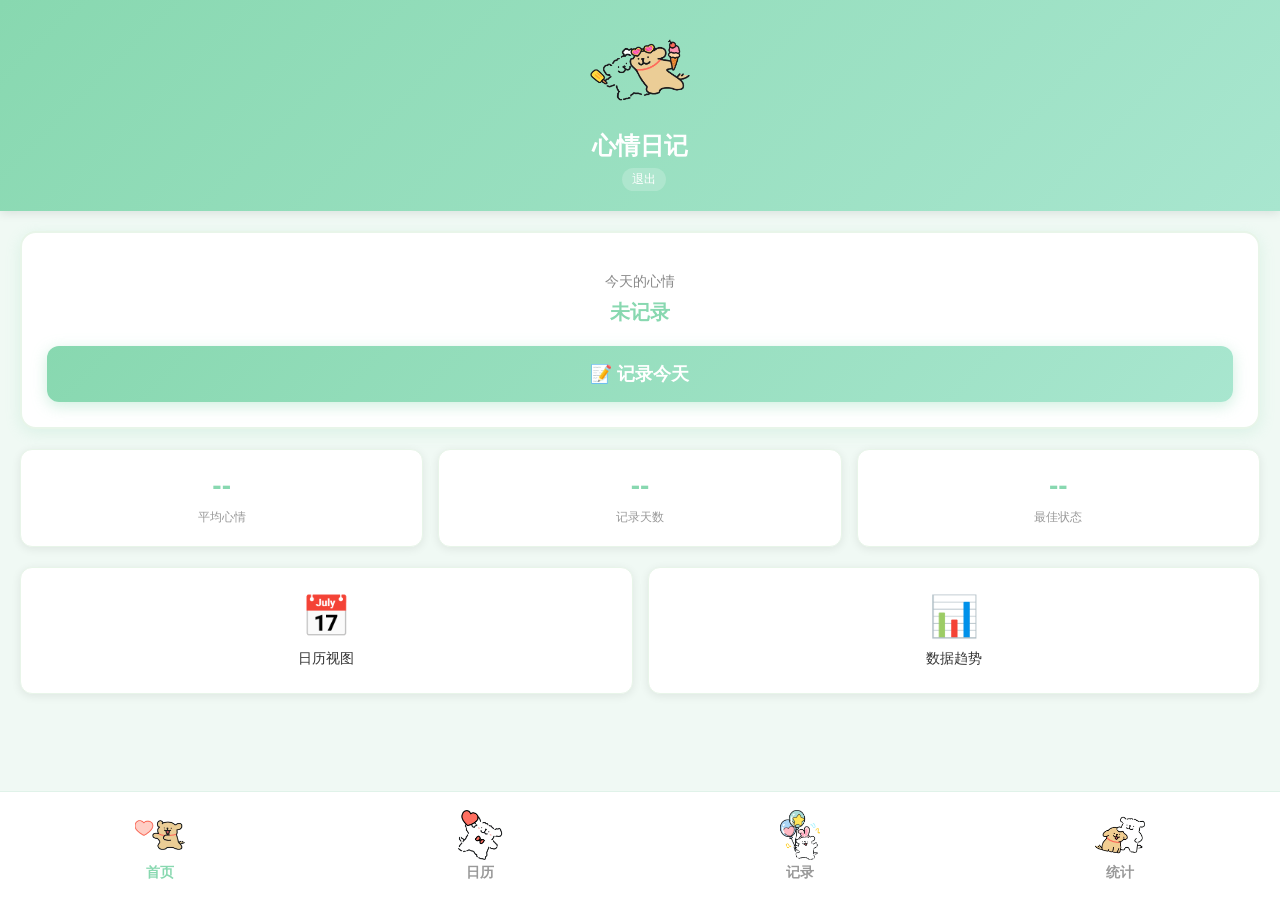
<file: index.html>
<!DOCTYPE html>
<html lang="zh-CN">
<head>
    <meta charset="UTF-8">
    <meta name="viewport" content="width=device-width, initial-scale=1.0, maximum-scale=1.0, user-scalable=no">
    <meta name="apple-mobile-web-app-capable" content="yes">
    <meta name="apple-mobile-web-app-status-bar-style" content="black-translucent">
    <title>心情日记</title>
    <link rel="stylesheet" href="style.css">
<style>
    .tab-icon-img, .header-logo {
        object-fit: contain;
    }
    .tab-icon-img {
        width: 50px;
        height: 50px;
    }
    .header-logo {
        width: 100px;
        height: 100px;
        margin-bottom: 10px;
    }
</style>
</head>
<body>
    <div class="app">
  <header class="header">
    <img src="images/logo.png" alt="Logo" class="header-logo">
    <h1>心情日记</h1>
    <div style="display:flex;gap:8px;margin-top:6px;justify-content:center;">
        <span id="headerUserName" style="font-size:12px;color:rgba(255,255,255,0.8);"></span>
        <button id="adminBtn" onclick="location.href='admin.html'" style="display:none;font-size:12px;background:rgba(255,255,255,0.25);border:none;color:white;border-radius:12px;padding:3px 10px;cursor:pointer;">家人监控</button>
        <button onclick="App.logout()" style="font-size:12px;background:rgba(255,255,255,0.2);border:none;color:white;border-radius:12px;padding:3px 10px;cursor:pointer;">退出</button>
    </div>
</header>
        
        <main class="content home-content">
            <div class="today-card">
                <div class="today-date" id="todayDate"></div>
                <div class="today-mood" id="todayMood">
                    <span class="mood-label">今天的心情</span>
                    <span class="mood-value">未记录</span>
                </div>
                <button class="record-btn" onclick="location.href='record.html'">
                    📝 记录今天
                </button>
            </div>
            
            <div class="quick-stats">
                <div class="stat-item">
                    <span class="stat-number" id="avgMood">--</span>
                    <span class="stat-label">平均心情</span>
                </div>
                <div class="stat-item">
                    <span class="stat-number" id="recordDays">--</span>
                    <span class="stat-label">记录天数</span>
                </div>
                <div class="stat-item">
                    <span class="stat-number" id="bestDay">--</span>
                    <span class="stat-label">最佳状态</span>
                </div>
            </div>
            
            <div class="feature-grid">
                <div class="feature-item" onclick="location.href='calendar.html'">
                    <span style="font-size: 40px;">📅</span>
                    <span>日历视图</span>
                </div>
                <div class="feature-item" onclick="location.href='stats.html'">
                    <span style="font-size: 40px;">📊</span>
                    <span>数据趋势</span>
                </div>
            </div>
        </main>
        
       <nav class="tab-bar">
    <div class="tab-item active" onclick="location.href='index.html'">
        <img src="images/home.png" alt="首页" class="tab-icon-img">
        <span class="tab-label">首页</span>
    </div>
    <div class="tab-item" onclick="location.href='calendar.html'">
        <img src="images/calendar.png" alt="日历" class="tab-icon-img">
        <span class="tab-label">日历</span>
    </div>
    <div class="tab-item" onclick="location.href='record.html'">
        <img src="images/record.png" alt="记录" class="tab-icon-img">
        <span class="tab-label">记录</span>
    </div>
    <div class="tab-item" onclick="location.href='stats.html'">
        <img src="images/stats.png" alt="统计" class="tab-icon-img">
        <span class="tab-label">统计</span>
    </div>
</nav>
    
    <script src="https://static.cloudbase.net/cloudbase-js-sdk/latest/cloudbase.full.js"></script>
    <script src="cloudbase-config.js"></script>
    <script src="app.js"></script>
</body>
</html>
</file>
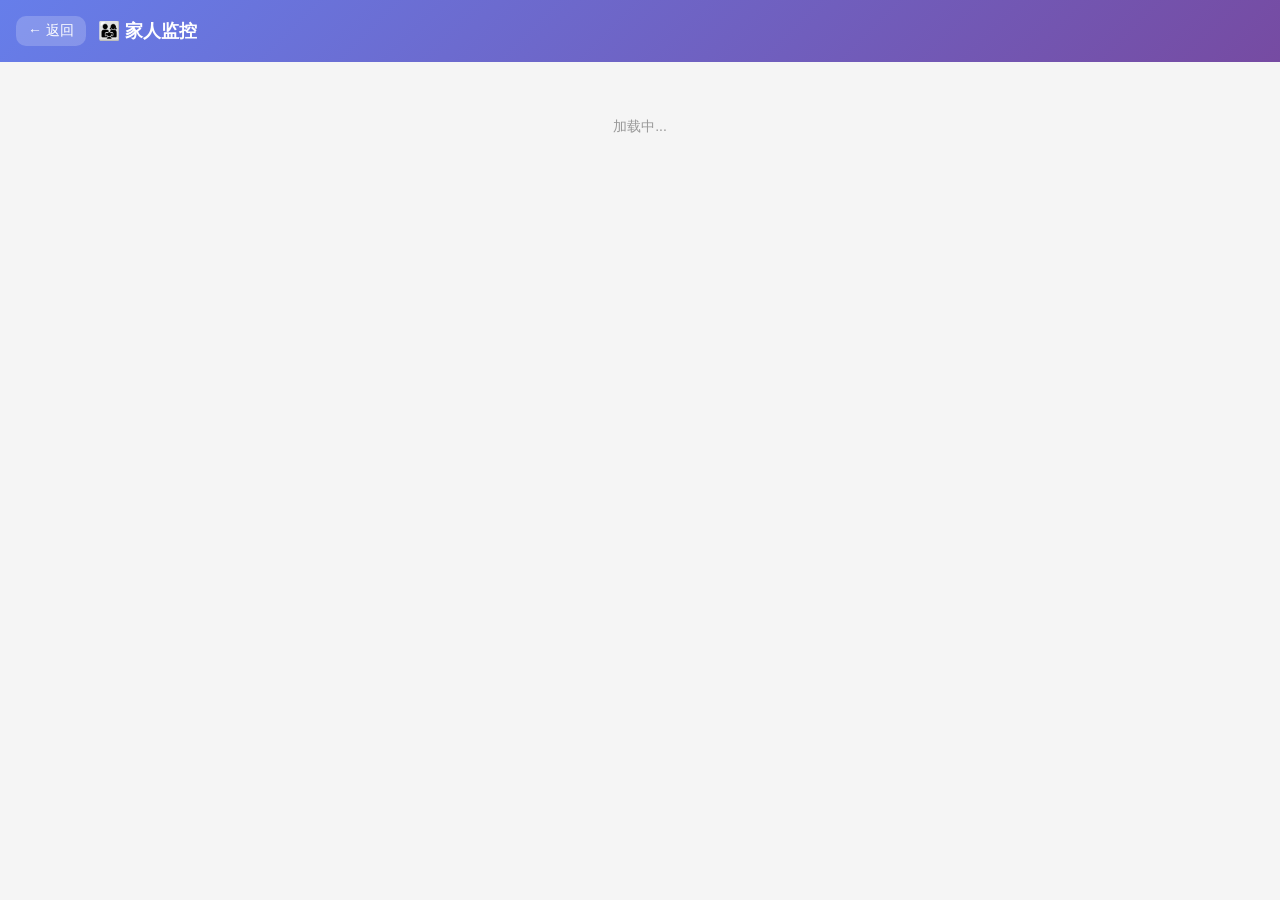
<file: admin.html>
<!DOCTYPE html>
<html lang="zh-CN">
<head>
    <meta charset="UTF-8">
    <meta name="viewport" content="width=device-width, initial-scale=1.0, maximum-scale=1.0, user-scalable=no">
    <meta name="apple-mobile-web-app-capable" content="yes">
    <title>家人监控 - 心情日记</title>
    <link rel="stylesheet" href="style.css">
    <style>
        .admin-header {
            background: linear-gradient(135deg, #667eea, #764ba2);
            padding: 16px;
            padding-top: max(16px, env(safe-area-inset-top));
            display: flex;
            align-items: center;
            gap: 12px;
        }
        .admin-header h1 {
            color: white;
            font-size: 18px;
            margin: 0;
            flex: 1;
        }
        .back-btn {
            background: rgba(255,255,255,0.2);
            border: none;
            color: white;
            padding: 6px 12px;
            border-radius: 10px;
            font-size: 14px;
            cursor: pointer;
        }
        .user-list {
            padding: 16px;
        }
        .user-card {
            background: white;
            border-radius: 16px;
            padding: 16px;
            margin-bottom: 12px;
            box-shadow: 0 2px 12px rgba(0,0,0,0.06);
            display: flex;
            align-items: center;
            gap: 12px;
            cursor: pointer;
            transition: transform 0.15s;
        }
        .user-card:active { transform: scale(0.98); }
        .user-avatar {
            width: 48px;
            height: 48px;
            background: linear-gradient(135deg, #667eea, #764ba2);
            border-radius: 50%;
            display: flex;
            align-items: center;
            justify-content: center;
            color: white;
            font-size: 20px;
            font-weight: 700;
            flex-shrink: 0;
        }
        .user-info { flex: 1; }
        .user-name {
            font-size: 16px;
            font-weight: 600;
            color: #333;
            margin-bottom: 3px;
        }
        .user-stats {
            font-size: 12px;
            color: #999;
        }
        .user-score {
            font-size: 22px;
            font-weight: 700;
            color: #667eea;
        }
        /* 详情面板 */
        .detail-panel {
            display: none;
            position: fixed;
            inset: 0;
            background: white;
            z-index: 100;
            flex-direction: column;
        }
        .detail-panel.show { display: flex; }
        .detail-header {
            background: linear-gradient(135deg, #667eea, #764ba2);
            padding: 16px;
            padding-top: max(16px, env(safe-area-inset-top));
            display: flex;
            align-items: center;
            gap: 12px;
        }
        .detail-header h2 { color: white; font-size: 18px; margin: 0; flex: 1; }
        .detail-content {
            flex: 1;
            overflow-y: auto;
            padding: 16px;
        }
        .record-item {
            background: #f8f8f8;
            border-radius: 12px;
            padding: 14px;
            margin-bottom: 10px;
        }
        .record-date {
            font-size: 13px;
            color: #999;
            margin-bottom: 6px;
        }
        .record-scores {
            display: flex;
            gap: 12px;
            flex-wrap: wrap;
        }
        .score-badge {
            background: white;
            border-radius: 8px;
            padding: 4px 10px;
            font-size: 12px;
            color: #555;
        }
        .score-badge span {
            font-weight: 700;
            color: #667eea;
        }
        .record-emotions {
            margin-top: 8px;
            font-size: 12px;
            color: #777;
        }
        .loading-tip {
            text-align: center;
            color: #999;
            padding: 40px;
            font-size: 14px;
        }
    </style>
</head>
<body>
    <div style="background:#f5f5f5;min-height:100vh;">
        <div class="admin-header">
            <button class="back-btn" onclick="location.href='index.html'">← 返回</button>
            <h1>👨‍👩‍👧 家人监控</h1>
        </div>

        <div class="user-list" id="userList">
            <div class="loading-tip">加载中...</div>
        </div>
    </div>

    <!-- 详情面板 -->
    <div class="detail-panel" id="detailPanel">
        <div class="detail-header">
            <button class="back-btn" onclick="closeDetail()">← 返回</button>
            <h2 id="detailName">详情</h2>
        </div>
        <div class="detail-content" id="detailContent">
            <div class="loading-tip">加载中...</div>
        </div>
    </div>

    <script src="https://static.cloudbase.net/cloudbase-js-sdk/latest/cloudbase.full.js"></script>
    <script src="cloudbase-config.js"></script>
    <script>
        (async () => {
            const loginState = await tcbAuth.getLoginState();
            if (!loginState) { window.location.href = 'login.html'; return; }
            const uid = loginState.user.uid;
            try {
                const profileRes = await tcbDb.collection('userList').doc(uid).get();
                if (!profileRes.data || !profileRes.data.isAdmin) {
                    document.getElementById('userList').innerHTML = '<div class="loading-tip">⚠️ 无权限访问此页面</div>';
                    return;
                }
            } catch(e) {
                document.getElementById('userList').innerHTML = '<div class="loading-tip">加载失败</div>';
                return;
            }
            loadUsers();
        })();

        async function loadUsers() {
            try {
                const res = await tcbDb.collection('userList').get();
                const listEl = document.getElementById('userList');
                listEl.innerHTML = '';
                if (!res.data || res.data.length === 0) {
                    listEl.innerHTML = '<div class="loading-tip">暂无家人数据</div>';
                    return;
                }
                for (const user of res.data) {
                    const uid = user._id;
                    let recordCount = 0;
                    let avgScore = '--';
                    try {
                        const recRes = await tcbDb.collection('moodRecords').where({ userId: uid }).get();
                        recordCount = recRes.data ? recRes.data.length : 0;
                        if (recordCount > 0) {
                            let total = 0;
                            recRes.data.forEach(r => { total += calcScore(r); });
                            avgScore = (total / recordCount).toFixed(1);
                        }
                    } catch(e) {}
                    const card = document.createElement('div');
                    card.className = 'user-card';
                    card.onclick = () => openDetail(uid, user.displayName);
                    card.innerHTML = `
                        <div class="user-avatar">${user.displayName ? user.displayName[0] : '?'}</div>
                        <div class="user-info">
                            <div class="user-name">${user.displayName || user.username}${user.isAdmin ? ' 👑' : ''}</div>
                            <div class="user-stats">记录 ${recordCount} 天</div>
                        </div>
                        <div class="user-score">${avgScore}</div>
                    `;
                    listEl.appendChild(card);
                }
            } catch(e) {
                document.getElementById('userList').innerHTML = '<div class="loading-tip">加载失败: ' + e.message + '</div>';
            }
        }

        async function openDetail(uid, name) {
            document.getElementById('detailName').textContent = name + ' 的记录';
            document.getElementById('detailContent').innerHTML = '<div class="loading-tip">加载中...</div>';
            document.getElementById('detailPanel').classList.add('show');
            try {
                const res = await tcbDb.collection('moodRecords')
                    .where({ userId: uid })
                    .orderBy('date', 'desc')
                    .limit(30).get();
                const content = document.getElementById('detailContent');
                if (!res.data || res.data.length === 0) {
                    content.innerHTML = '<div class="loading-tip">暂无记录</div>';
                    return;
                }
                content.innerHTML = '';
                res.data.forEach(r => {
                    const score = calcScore(r).toFixed(1);
                    const emotions = (r.emotions || []).join(' · ') || '未填写';
                    const item = document.createElement('div');
                    item.className = 'record-item';
                    item.innerHTML = `
                        <div class="record-date">${r.date || r._id}</div>
                        <div class="record-scores">
                            <div class="score-badge">综合 <span>${score}</span></div>
                            <div class="score-badge">心情 <span>${r.mood ?? '--'}</span></div>
                            <div class="score-badge">精力 <span>${r.energy ?? '--'}</span></div>
                            <div class="score-badge">睡眠 <span>${r.sleep?.duration ?? '--'}h</span></div>
                        </div>
                        <div class="record-emotions">情绪：${emotions}</div>
                        ${r.highlight ? `<div class="record-emotions" style="margin-top:4px;color:#555;">亮点：${r.highlight}</div>` : ''}
                    `;
                    content.appendChild(item);
                });
            } catch(e) {
                document.getElementById('detailContent').innerHTML = `<div class="loading-tip">加载失败：${e.message}</div>`;
            }
        }

        function closeDetail() {
            document.getElementById('detailPanel').classList.remove('show');
        }

        function calcScore(record) {
            const mood = record.mood !== undefined ? record.mood : 5;
            const energy = record.energy !== undefined ? record.energy : 5;
            const diffScore = record.sleep?.difficulty !== undefined ? [10, 6, 2][record.sleep.difficulty] : 7;
            const duration = record.sleep?.duration ?? 7;
            const durScore = duration === 0 ? 0 : Math.max(0, Math.min(10, 10 - Math.abs(duration - 7.5) * 1.2));
            const sleepScore = (diffScore + durScore) / 2;
            const d = record.desires;
            const desireAvg = d ? ((d.appetite ?? 0) + (d.motivation ?? 0) + (d.social ?? 0) + (d.physical ?? 0)) / 4 : 5;
            const symptomPenalty = (record.symptoms?.length || 0) * 0.5;
            const score = (mood + energy + sleepScore + desireAvg) / 4 - symptomPenalty;
            return Math.max(0, Math.min(10, score));
        }
    </script>
</body>
</html>
</file>
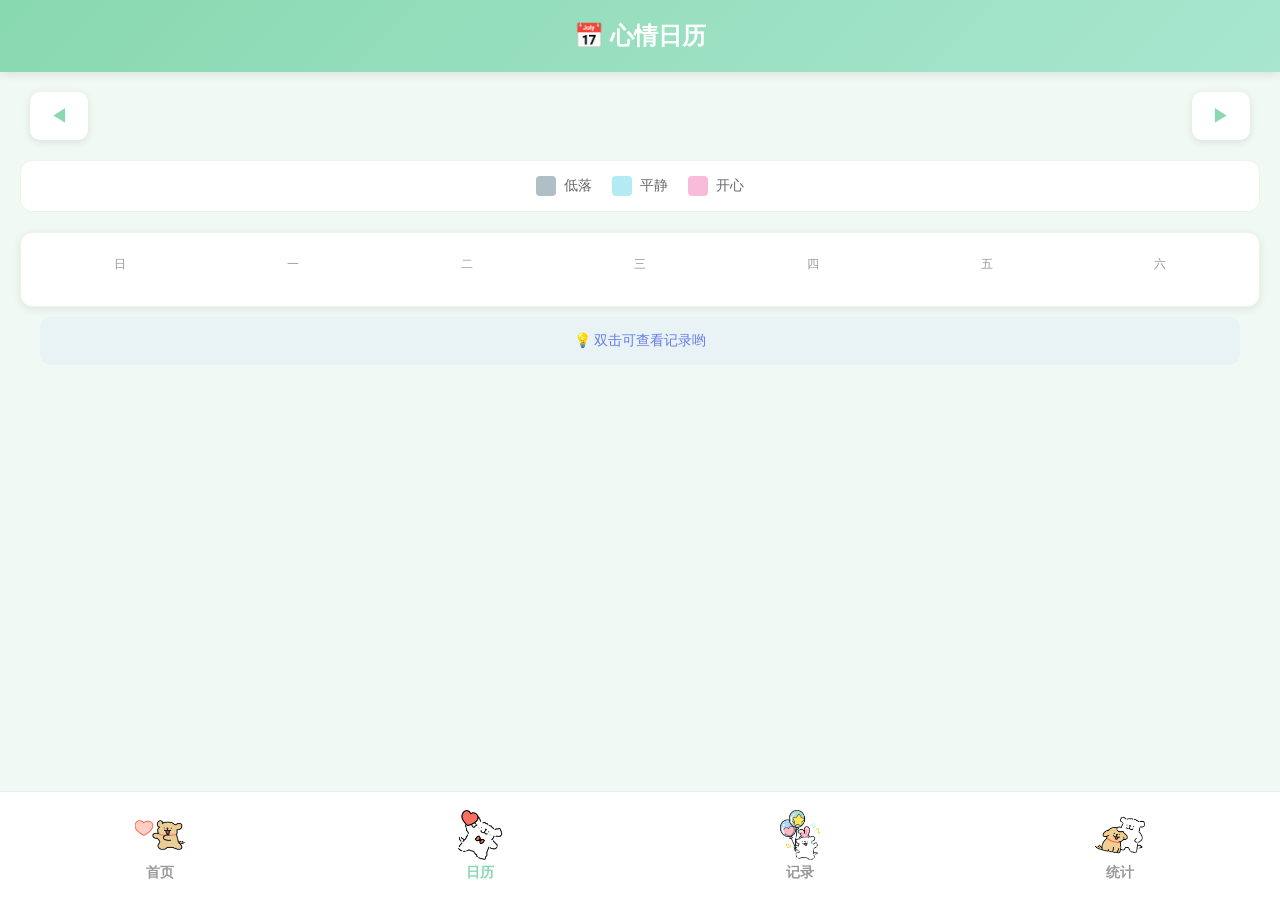
<file: calendar.html>
<!-- calendar.html -->
<!DOCTYPE html>
<html lang="zh-CN">
<head>
    <meta charset="UTF-8">
    <meta name="viewport" content="width=device-width, initial-scale=1.0, maximum-scale=1.0, user-scalable=no">
    <meta name="apple-mobile-web-app-capable" content="yes">
    <title>心情日历</title>
    <link rel="stylesheet" href="style.css">
<style>
    .tab-icon-img {
        width: 50px;
        height: 50px;
        object-fit: contain;
    }
</style>
</head>
<body>
    <div class="app">
        <header class="header">
            <h1>📅 心情日历</h1>
        </header>
        
        <main class="content calendar-content">
            <div class="calendar-nav">
                <button class="nav-btn" id="prevMonth">◀</button>
                <h2 class="month-title" id="monthTitle"></h2>
                <button class="nav-btn" id="nextMonth">▶</button>
            </div>
            
            <div class="legend">
                <div class="legend-item">
                    <span class="legend-color low"></span>
                    <span>低落</span>
                </div>
                <div class="legend-item">
                    <span class="legend-color calm"></span>
                    <span>平静</span>
                </div>
                <div class="legend-item">
                    <span class="legend-color happy"></span>
                    <span>开心</span>
                </div>
            </div>
            
            <div class="calendar-grid">
                <div class="weekday-row">
                    <div class="weekday">日</div>
                    <div class="weekday">一</div>
                    <div class="weekday">二</div>
                    <div class="weekday">三</div>
                    <div class="weekday">四</div>
                    <div class="weekday">五</div>
                    <div class="weekday">六</div>
                </div>
                <div class="days-grid" id="daysGrid"></div>
            </div>
            
            <div class="calendar-tip">
                💡 双击可查看记录哟
            </div>
        </main>
        
        <nav class="tab-bar">
    <div class="tab-item" onclick="location.href='index.html'">
        <img src="images/home.png" alt="首页" class="tab-icon-img">
        <span class="tab-label">首页</span>
    </div>
    <div class="tab-item active" onclick="location.href='calendar.html'">
        <img src="images/calendar.png" alt="日历" class="tab-icon-img">
        <span class="tab-label">日历</span>
    </div>
    <div class="tab-item" onclick="location.href='record.html'">
        <img src="images/record.png" alt="记录" class="tab-icon-img">
        <span class="tab-label">记录</span>
    </div>
    <div class="tab-item" onclick="location.href='stats.html'">
        <img src="images/stats.png" alt="统计" class="tab-icon-img">
        <span class="tab-label">统计</span>
    </div>
</nav>
    </div>
    
    <script src="https://static.cloudbase.net/cloudbase-js-sdk/latest/cloudbase.full.js"></script>
    <script src="cloudbase-config.js"></script>
    <script src="app.js"></script>
</body>
</html>
</file>
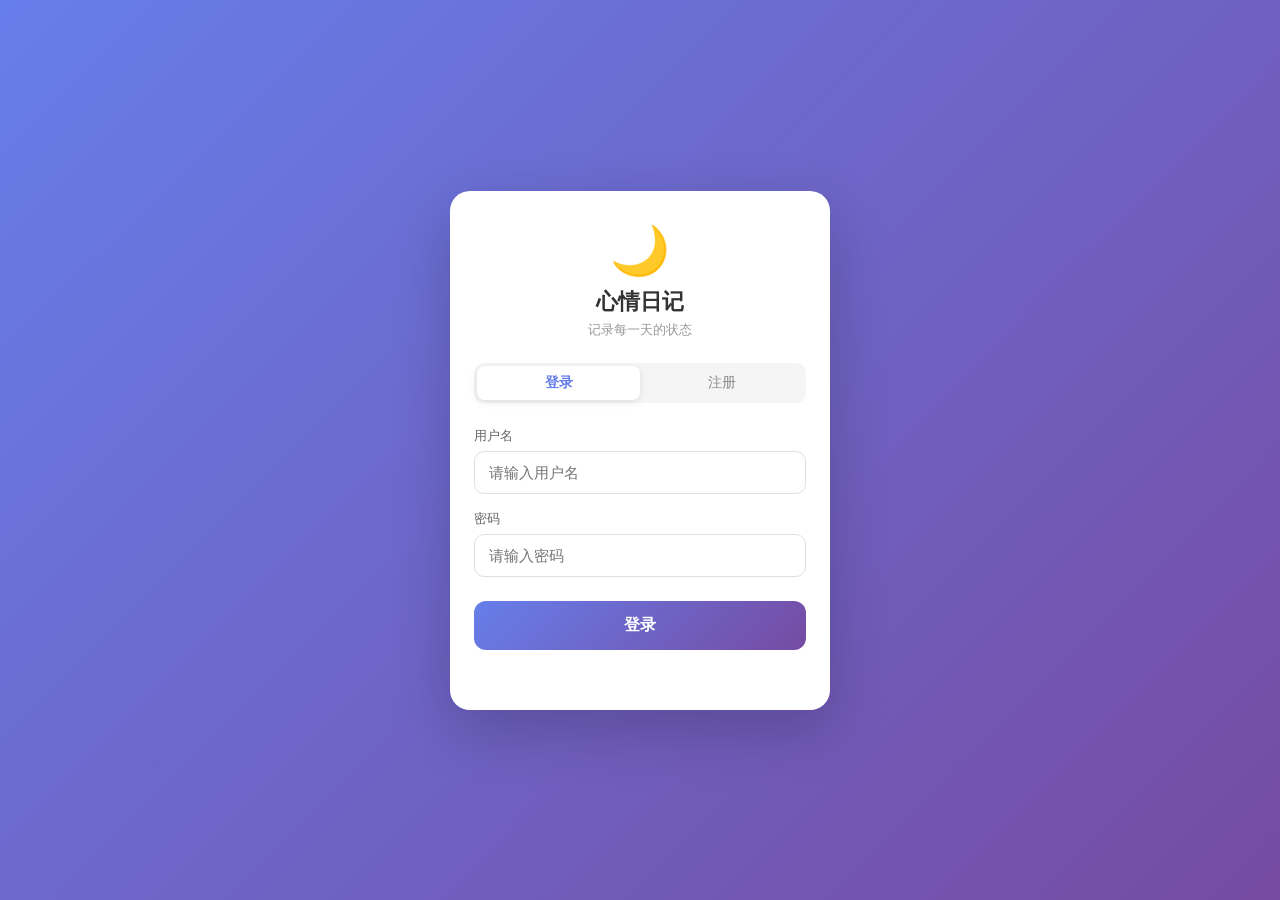
<file: login.html>
<!DOCTYPE html>
<html lang="zh-CN">
<head>
    <meta charset="UTF-8">
    <meta name="viewport" content="width=device-width, initial-scale=1.0, maximum-scale=1.0, user-scalable=no">
    <meta name="apple-mobile-web-app-capable" content="yes">
    <title>心情日记 - 登录</title>
    <link rel="stylesheet" href="style.css">
    <style>
        .login-container {
            min-height: 100vh;
            display: flex;
            flex-direction: column;
            align-items: center;
            justify-content: center;
            padding: 24px;
            background: linear-gradient(135deg, #667eea 0%, #764ba2 100%);
        }
        .login-card {
            background: white;
            border-radius: 20px;
            padding: 32px 24px;
            width: 100%;
            max-width: 380px;
            box-shadow: 0 20px 60px rgba(0,0,0,0.2);
        }
        .login-logo {
            text-align: center;
            margin-bottom: 24px;
        }
        .login-logo .logo-emoji {
            font-size: 48px;
            display: block;
            margin-bottom: 8px;
        }
        .login-logo h1 {
            font-size: 22px;
            font-weight: 700;
            color: #333;
            margin: 0;
        }
        .login-logo p {
            font-size: 13px;
            color: #999;
            margin: 4px 0 0;
        }
        .tab-switch {
            display: flex;
            background: #f5f5f5;
            border-radius: 10px;
            padding: 3px;
            margin-bottom: 24px;
        }
        .tab-switch button {
            flex: 1;
            border: none;
            background: transparent;
            padding: 8px;
            border-radius: 8px;
            font-size: 14px;
            color: #888;
            cursor: pointer;
            transition: all 0.2s;
        }
        .tab-switch button.active {
            background: white;
            color: #667eea;
            font-weight: 600;
            box-shadow: 0 2px 8px rgba(0,0,0,0.1);
        }
        .form-group {
            margin-bottom: 16px;
        }
        .form-group label {
            display: block;
            font-size: 13px;
            color: #666;
            margin-bottom: 6px;
            font-weight: 500;
        }
        .form-group input {
            width: 100%;
            padding: 12px 14px;
            border: 1.5px solid #e0e0e0;
            border-radius: 10px;
            font-size: 15px;
            outline: none;
            box-sizing: border-box;
            transition: border-color 0.2s;
        }
        .form-group input:focus {
            border-color: #667eea;
        }
        .btn-primary {
            width: 100%;
            padding: 14px;
            background: linear-gradient(135deg, #667eea, #764ba2);
            color: white;
            border: none;
            border-radius: 12px;
            font-size: 16px;
            font-weight: 600;
            cursor: pointer;
            margin-top: 8px;
            transition: opacity 0.2s;
        }
        .btn-primary:active { opacity: 0.85; }
        .error-msg {
            color: #e53935;
            font-size: 13px;
            margin-top: 10px;
            text-align: center;
            min-height: 18px;
        }
        .loading-overlay {
            display: none;
            position: fixed;
            inset: 0;
            background: rgba(255,255,255,0.7);
            align-items: center;
            justify-content: center;
            z-index: 999;
        }
        .loading-overlay.show { display: flex; }
        .spinner {
            width: 40px; height: 40px;
            border: 4px solid #e0e0e0;
            border-top-color: #667eea;
            border-radius: 50%;
            animation: spin 0.8s linear infinite;
        }
        @keyframes spin { to { transform: rotate(360deg); } }
    </style>
</head>
<body>
    <div class="loading-overlay" id="loadingOverlay">
        <div class="spinner"></div>
    </div>

    <div class="login-container">
        <div class="login-card">
            <div class="login-logo">
                <span class="logo-emoji">🌙</span>
                <h1>心情日记</h1>
                <p>记录每一天的状态</p>
            </div>

            <div class="tab-switch">
                <button class="active" id="tabLogin" onclick="switchTab('login')">登录</button>
                <button id="tabRegister" onclick="switchTab('register')">注册</button>
            </div>

            <!-- 登录表单 -->
            <div id="loginForm">
                <div class="form-group">
                    <label>用户名</label>
                    <input type="text" id="loginUsername" placeholder="请输入用户名">
                </div>
                <div class="form-group">
                    <label>密码</label>
                    <input type="password" id="loginPassword" placeholder="请输入密码">
                </div>
                <button class="btn-primary" onclick="doLogin()">登录</button>
            </div>

            <!-- 注册表单 -->
            <div id="registerForm" style="display:none">
                <div class="form-group">
                    <label>昵称（显示用）</label>
                    <input type="text" id="regName" placeholder="如：妈妈、小明">
                </div>
                <div class="form-group">
                    <label>用户名（登录用，字母数字）</label>
                    <input type="text" id="regUsername" placeholder="4-20位字母数字">
                </div>
                <div class="form-group">
                    <label>密码（至少8位含字母和数字）</label>
                    <input type="password" id="regPassword" placeholder="请设置密码">
                </div>
                <button class="btn-primary" onclick="doRegister()">注册并登录</button>
            </div>

            <div class="error-msg" id="errorMsg"></div>
        </div>
    </div>

    <script src="https://static.cloudbase.net/cloudbase-js-sdk/latest/cloudbase.full.js"></script>
    <script src="cloudbase-config.js"></script>
    <script>
        // 如果已登录直接跳转
        (async () => {
            const loginState = await tcbAuth.getLoginState();
            if (loginState) window.location.href = 'index.html';
        })();

        function switchTab(tab) {
            document.getElementById('loginForm').style.display = tab === 'login' ? 'block' : 'none';
            document.getElementById('registerForm').style.display = tab === 'register' ? 'block' : 'none';
            document.getElementById('tabLogin').classList.toggle('active', tab === 'login');
            document.getElementById('tabRegister').classList.toggle('active', tab === 'register');
            document.getElementById('errorMsg').textContent = '';
        }

        function showLoading(show) {
            document.getElementById('loadingOverlay').classList.toggle('show', show);
        }

        function showError(msg) {
            document.getElementById('errorMsg').textContent = msg;
        }

        async function doLogin() {
            const username = document.getElementById('loginUsername').value.trim();
            const password = document.getElementById('loginPassword').value;
            if (!username || !password) { showError('请填写用户名和密码'); return; }
            showLoading(true);
            try {
               await tcbAuth.signIn({ username, password });
                window.location.href = 'index.html';
            } catch(e) {
                showLoading(false);
                const msg = e.message || '';
                if (msg.includes('not found') || msg.includes('invalid')) showError('用户名或密码错误');
                else showError('登录失败：' + msg);
            }
        }

        async function doRegister() {
            const name = document.getElementById('regName').value.trim();
            const username = document.getElementById('regUsername').value.trim();
            const password = document.getElementById('regPassword').value;
            if (!name) { showError('请填写昵称'); return; }
            if (!username || username.length < 4) { showError('用户名至少4位'); return; }
            if (password.length < 8) { showError('密码至少8位，含字母和数字'); return; }
            showLoading(true);
            try {
                await tcbAuth.signInAnonymously();
                const regResult = await tcbApp.callFunction({ name: 'registerUser', data: { username, password, nickName: name } });
                if (!regResult.result.success) throw new Error(regResult.result.error || '注册失败');
                await tcbAuth.signIn({ username, password });
                const ls = await tcbAuth.getLoginState();
                const uid = ls?.user?.uid;
                if (!uid) { showLoading(false); showError('注册成功，请直接登录'); switchTab('login'); document.getElementById('loginUsername').value = username; return; }
                // 判断是否第一个用户（成为管理员）
                let isAdmin = false;
                try {
                    const existing = await tcbDb.collection('userList').limit(1).get();
                    isAdmin = !existing.data || existing.data.length === 0;
                } catch(e) { isAdmin = false; }
                // 保存用户信息
                await tcbDb.collection('userList').doc(uid).set({
                    displayName: name,
                    username: username,
                    isAdmin: isAdmin,
                    createdAt: Date.now()
                });
                window.location.href = 'index.html';
            } catch(e) {
                showLoading(false);
                const msg = e.message || '';
                if (msg.includes('already exists') || msg.includes('username')) showError('该用户名已被注册');
                else if (msg.includes('password')) showError('密码需8-32位，包含字母和数字');
                else showError('注册失败：' + msg);
            }
        }

        // 回车键提交
        document.addEventListener('keydown', (e) => {
            if (e.key === 'Enter') {
                const loginVisible = document.getElementById('loginForm').style.display !== 'none';
                if (loginVisible) doLogin(); else doRegister();
            }
        });
    </script>
</body>
</html>
</file>
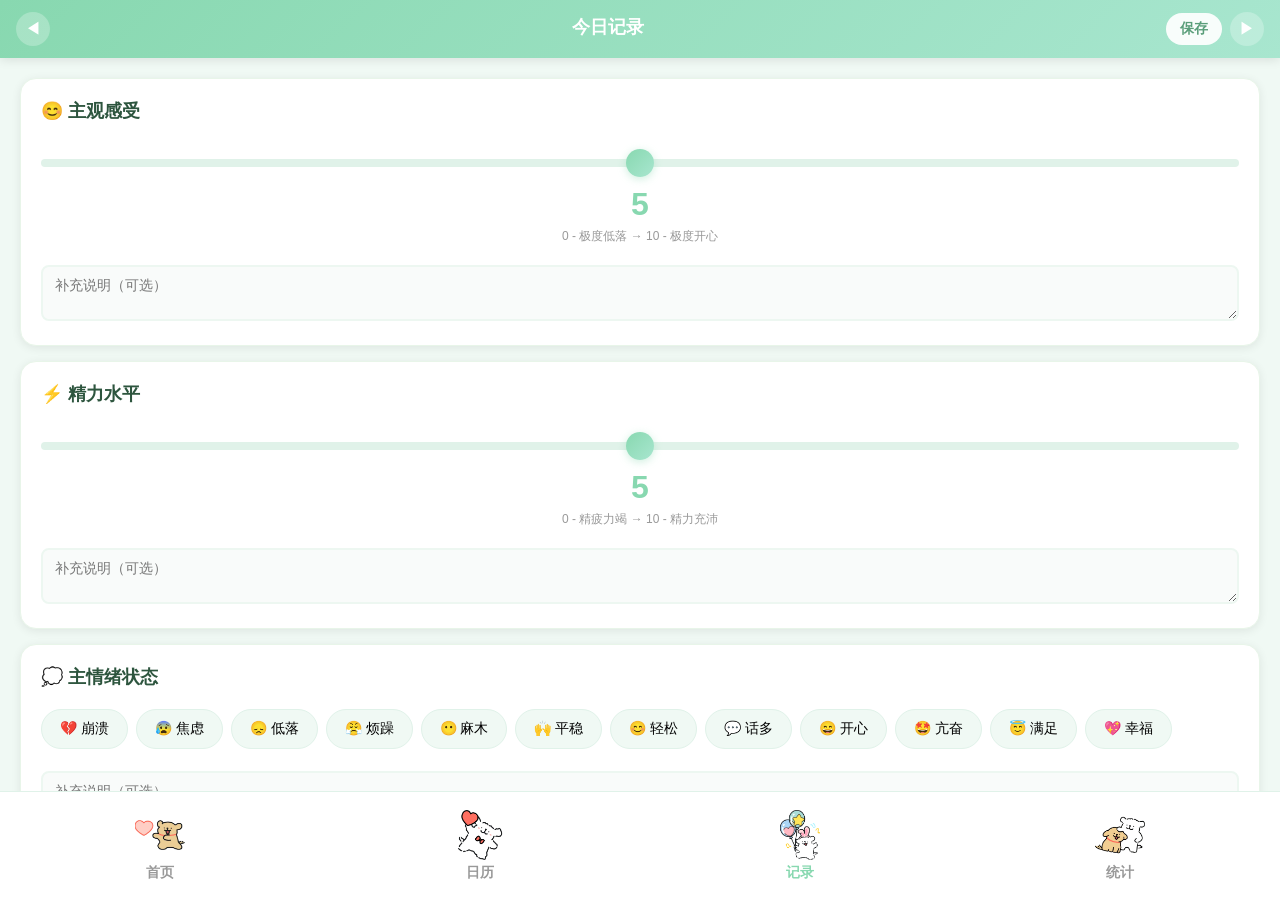
<file: record.html>
<!DOCTYPE html>
<html lang="zh-CN">
<head>
    <meta charset="UTF-8">
    <meta name="viewport" content="width=device-width, initial-scale=1.0, maximum-scale=1.0, user-scalable=no">
    <meta name="apple-mobile-web-app-capable" content="yes">
    <title>今日记录</title>
   <link rel="stylesheet" href="style.css">
<style>
    .tab-icon-img {
        width: 50px;
        height: 50px;
        object-fit: contain;
    }
</style>
</head>
<body>
    <div class="app">
        <header class="header" style="padding:12px 16px;padding-top:max(12px,env(safe-area-inset-top));">
            <div style="display:flex;align-items:center;justify-content:space-between;width:100%;gap:8px;">
                <button class="date-nav-btn" onclick="App.navigateDate(-1)">&#9664;</button>
                <div style="flex:1;text-align:center;">
                    <div style="font-size:18px;font-weight:600;color:white;">今日记录</div>
                    <div class="date-display" id="recordDate"></div>
                </div>
                <button class="save-top-btn" onclick="App.saveAndStay()">保存</button>
                <button class="date-nav-btn" onclick="App.navigateDate(1)">&#9654;</button>
            </div>
        </header>
        
        <main class="content record-content">
            <form id="recordForm">
                <div class="form-section">
                    <h3 class="section-title">😊 主观感受</h3>
                    <div class="slider-container">
                        <input type="range" id="mood" min="0" max="10" value="5" step="0.5" class="slider">
                        <div class="slider-value">
                            <span id="moodValue">5</span>
                            <span class="slider-label">0 - 极度低落 → 10 - 极度开心</span>
                        </div>
                    </div>
                    <textarea id="moodNote" placeholder="补充说明（可选）" class="textarea-input note-input"></textarea>
                </div>
                
                <div class="form-section">
                    <h3 class="section-title">⚡ 精力水平</h3>
                    <div class="slider-container">
                        <input type="range" id="energy" min="0" max="10" value="5" step="0.5" class="slider">
                        <div class="slider-value">
                            <span id="energyValue">5</span>
                            <span class="slider-label">0 - 精疲力竭 → 10 - 精力充沛</span>
                        </div>
                    </div>
                    <textarea id="energyNote" placeholder="补充说明（可选）" class="textarea-input note-input"></textarea>
                </div>
                
                <div class="form-section">
                    <h3 class="section-title">💭 主情绪状态</h3>
                    <div class="emotion-tags" id="emotionTags">
                        <span class="tag" data-type="emotion" data-value="崩溃">💔 崩溃</span>
                        <span class="tag" data-type="emotion" data-value="焦虑">😰 焦虑</span>
                        <span class="tag" data-type="emotion" data-value="低落">😞 低落</span>
                        <span class="tag" data-type="emotion" data-value="烦躁">😤 烦躁</span>
                        <span class="tag" data-type="emotion" data-value="麻木">😶 麻木</span>
                        <span class="tag" data-type="emotion" data-value="平稳">🙌 平稳</span>
                        <span class="tag" data-type="emotion" data-value="轻松">😊 轻松</span>
                        <span class="tag" data-type="emotion" data-value="话多">💬 话多</span>
                        <span class="tag" data-type="emotion" data-value="开心">😄 开心</span>
                        <span class="tag" data-type="emotion" data-value="亢奋">🤩 亢奋</span>
                        <span class="tag" data-type="emotion" data-value="满足">😇 满足</span>
                        <span class="tag" data-type="emotion" data-value="幸福">💖 幸福</span>
                    </div>
                    <textarea id="emotionNote" placeholder="补充说明（可选）" class="textarea-input note-input"></textarea>
                </div>
                
                <div class="form-section">
                    <h3 class="section-title">😴 睡眠质量</h3>
                    <div class="sleep-grid">
                        <div class="sleep-item">
                            <label>入睡难度</label>
                            <select id="sleepDifficulty" class="select-input">
                                <option value="0">容易</option>
                                <option value="1">一般</option>
                                <option value="2">困难</option>
                            </select>
                        </div>
                        <div class="sleep-item">
                            <label>睡眠时长 (小时)</label>
                            <input type="number" id="sleepDuration" min="0" max="24" step="0.5" value="7" class="number-input">
                        </div>
                        <div class="sleep-item checkbox-group">
                            <label>
                                <input type="checkbox" id="earlyWake"> 早醒
                            </label>
                        </div>
                        <div class="sleep-item checkbox-group">
                            <label>
                                <input type="checkbox" id="nightmare"> 噩梦
                            </label>
                        </div>
                    </div>
                    <textarea id="sleepNote" placeholder="补充说明（可选）" class="textarea-input note-input"></textarea>
                </div>
                
                <div class="form-section">
                    <h3 class="section-title">💭 欲望等级</h3>
                    <div class="desire-grid">
                        <div class="desire-item">
                            <label>食欲</label>
                            <input type="range" id="appetite" min="0" max="10" value="5" step="0.5" class="slider-small">
                            <span id="appetiteValue">5</span>
                        </div>
                        <div class="desire-item">
                            <label>做事欲</label>
                            <input type="range" id="motivation" min="0" max="10" value="5" step="0.5" class="slider-small">
                            <span id="motivationValue">5</span>
                        </div>
                        <div class="desire-item">
                            <label>社交欲</label>
                            <input type="range" id="social" min="0" max="10" value="5" step="0.5" class="slider-small">
                            <span id="socialValue">5</span>
                        </div>
                        <div class="desire-item">
                            <label>身体欲望</label>
                            <input type="range" id="physical" min="0" max="10" value="5" step="0.5" class="slider-small">
                            <span id="physicalValue">5</span>
                        </div>
                    </div>
                    <textarea id="desireNote" placeholder="补充说明（可选）" class="textarea-input note-input"></textarea>
                </div>
                
                <div class="form-section">
                    <h3 class="section-title">💥 今日触发</h3>
                    <div class="trigger-tags" id="triggerTags">
                        <span class="tag" data-type="trigger" data-value="人">👤 人</span>
                        <span class="tag" data-type="trigger" data-value="事">📋 事</span>
                        <span class="tag" data-type="trigger" data-value="场景">🏠 场景</span>
                        <span class="tag" data-type="trigger" data-value="声音">🔊 声音</span>
                        <span class="tag" data-type="trigger" data-value="回忆">💭 回忆</span>
                    </div>
                    <textarea id="triggerDesc" placeholder="描述触发源（可选）" class="textarea-input"></textarea>
                    
                    <div class="impact-level">
                        <label>影响程度</label>
                        <div class="impact-options">
                            <label class="radio-option">
                                <input type="radio" name="impact" value="炸"> 🔥 炸
                            </label>
                            <label class="radio-option">
                                <input type="radio" name="impact" value="沉"> 💧 沉
                            </label>
                            <label class="radio-option">
                                <input type="radio" name="impact" value="僵"> 🧊 僵
                            </label>
                        </div>
                    </div>
                </div>
                
                <div class="form-section">
                    <h3 class="section-title">💢 躯体症状</h3>
                    <div class="symptom-grid">
                        <label class="checkbox-item">
                            <input type="checkbox" name="symptom" value="心慌"> ❤️ 心慌
                        </label>
                        <label class="checkbox-item">
                            <input type="checkbox" name="symptom" value="胸闷"> 🫁 胸闷
                        </label>
                        <label class="checkbox-item">
                            <input type="checkbox" name="symptom" value="胃痛"> 🤢 胃痛
                        </label>
                        <label class="checkbox-item">
                            <input type="checkbox" name="symptom" value="发抖"> 🫨 发抖
                        </label>
                        <label class="checkbox-item">
                            <input type="checkbox" name="symptom" value="发冷"> 🥶 发冷
                        </label>
                        <label class="checkbox-item">
                            <input type="checkbox" name="symptom" value="发麻"> ⚡ 发麻
                        </label>
                        <label class="checkbox-item">
                            <input type="checkbox" name="symptom" value="疲惫"> 😫 疲惫
                        </label>
                        <label class="checkbox-item">
                            <input type="checkbox" name="symptom" value="头痛"> 🤕 头痛
                        </label>
                    </div>
                    <textarea id="symptomNote" placeholder="补充说明（可选）" class="textarea-input note-input"></textarea>
                </div>
                
                <div class="form-section">
                    <h3 class="section-title">💊 应对方式</h3>
                    <textarea id="coping" placeholder="今天做了什么来应对？（深呼吸、运动、倾诉...）" class="textarea-input"></textarea>
                </div>
                
                <div class="form-section">
                    <h3 class="section-title">✨ 今日小亮点</h3>
                    <textarea id="highlight" placeholder="今天有什么值得开心的小事？" class="textarea-input"></textarea>
                </div>
                
                <div class="form-section">
                    <h3 class="section-title">⚖️ 体重记录</h3>
                    <div class="weight-input">
                        <input type="number" id="weight" min="0" max="200" step="0.1" placeholder="kg" class="number-input">
                        <span class="input-unit">kg</span>
                    </div>
                </div>
                
                <div class="form-section">
                    <h3 class="section-title">🩸 月经记录</h3>
                    <div class="period-options">
                        <label class="radio-option">
                            <input type="radio" name="period" value="start"> 🩸 开始
                        </label>
                        <label class="radio-option">
                            <input type="radio" name="period" value="during"> ● 进行中
                        </label>
                        <label class="radio-option">
                            <input type="radio" name="period" value="end"> ✅ 结束
                        </label>
                        <label class="radio-option">
                            <input type="radio" name="period" value="none" checked> 无
                        </label>
                    </div>
                    <div class="period-predict" id="periodPredict"></div>
                </div>
                
            </form>
        </main>
        
       <nav class="tab-bar">
    <div class="tab-item" onclick="App.confirmLeave('index.html')">
        <img src="images/home.png" alt="首页" class="tab-icon-img">
        <span class="tab-label">首页</span>
    </div>
    <div class="tab-item" onclick="App.confirmLeave('calendar.html')">
        <img src="images/calendar.png" alt="日历" class="tab-icon-img">
        <span class="tab-label">日历</span>
    </div>
    <div class="tab-item active" onclick="App.confirmLeave('record.html')">
        <img src="images/record.png" alt="记录" class="tab-icon-img">
        <span class="tab-label">记录</span>
    </div>
    <div class="tab-item" onclick="App.confirmLeave('stats.html')">
        <img src="images/stats.png" alt="统计" class="tab-icon-img">
        <span class="tab-label">统计</span>
    </div>
</nav>

<!-- 离开提示弹窗 -->
<div id="leaveModal" style="display:none;position:fixed;top:0;left:0;right:0;bottom:0;background:rgba(0,0,0,0.5);z-index:9999;align-items:center;justify-content:center;">
    <div style="background:white;border-radius:16px;padding:30px;margin:20px;text-align:center;">
        <p style="font-size:16px;font-weight:600;margin-bottom:20px;color:#333;">是否保存当前记录？</p>
        <div style="display:flex;gap:10px;">
            <button onclick="App.leaveWithoutSave()" style="flex:1;padding:12px;border:2px solid #ddd;border-radius:10px;background:white;font-size:14px;color:#666;">不保存</button>
            <button onclick="App.leaveWithSave()" style="flex:1;padding:12px;border:none;border-radius:10px;background:linear-gradient(135deg,#88d8b0,#a8e6cf);font-size:14px;color:white;font-weight:600;">保存</button>
        </div>
    </div>
</div>
    </div>
    
    <script src="https://static.cloudbase.net/cloudbase-js-sdk/latest/cloudbase.full.js"></script>
    <script src="cloudbase-config.js"></script>
    <script src="app.js"></script>
</body>
</html>
</file>
<file: style.css>
* {
    margin: 0;
    padding: 0;
    box-sizing: border-box;
}

body {
    font-family: -apple-system, BlinkMacSystemFont, 'Segoe UI', Roboto, Helvetica, Arial, sans-serif;
    background: #f0f9f4;
    min-height: 100vh;
    -webkit-font-smoothing: antialiased;
}

.app {
    display: flex;
    flex-direction: column;
    height: 100vh;
    height: 100dvh;
}

.header {
    background: linear-gradient(135deg, #88d8b0 0%, #a8e6cf 100%);
    color: white;
    padding: 20px;
    padding-top: max(20px, env(safe-area-inset-top));
    text-align: center;
    box-shadow: 0 2px 10px rgba(0, 0, 0, 0.1);
    position: relative;
}

/* 记录页特殊 header：左右箭头 + 中间标题 + 右侧保存 */
.record-header {
    display: flex;
    align-items: center;
    justify-content: space-between;
    text-align: left;
    padding: 14px 16px;
    padding-top: max(14px, env(safe-area-inset-top));
    gap: 8px;
}

.record-header .header-center {
    flex: 1;
    text-align: center;
}

.record-header h1 {
    font-size: 18px;
    font-weight: 600;
    margin: 0;
}

.record-header .date-display {
    font-size: 13px;
    margin-top: 2px;
}

.header-right-group {
    display: flex;
    align-items: center;
    gap: 6px;
}

.date-nav-btn {
    background: rgba(255, 255, 255, 0.25);
    border: none;
    color: white;
    font-size: 16px;
    width: 34px;
    height: 34px;
    border-radius: 50%;
    cursor: pointer;
    display: flex;
    align-items: center;
    justify-content: center;
    flex-shrink: 0;
    -webkit-tap-highlight-color: transparent;
    transition: background 0.2s;
}

.date-nav-btn:active {
    background: rgba(255, 255, 255, 0.45);
}

.save-top-btn {
    background: rgba(255, 255, 255, 0.92);
    border: none;
    color: #5a9e7a;
    font-size: 14px;
    font-weight: 700;
    padding: 7px 14px;
    border-radius: 18px;
    cursor: pointer;
    white-space: nowrap;
    -webkit-tap-highlight-color: transparent;
    transition: background 0.2s;
}

.save-top-btn:active {
    background: white;
}

.header h1 {
    font-size: 24px;
    font-weight: 600;
}

.date-display {
    font-size: 14px;
    opacity: 0.95;
    margin-top: 5px;
}

.content {
    flex: 1;
    padding: 20px;
    padding-bottom: max(20px, env(safe-area-inset-bottom));
    overflow-y: auto;
    -webkit-overflow-scrolling: touch;
}

.home-content {
    display: flex;
    flex-direction: column;
    gap: 20px;
}

.today-card {
    background: white;
    border-radius: 16px;
    padding: 25px;
    box-shadow: 0 4px 15px rgba(136, 216, 176, 0.2);
    text-align: center;
    border: 2px solid #e8f5e9;
}

.today-date {
    font-size: 28px;
    font-weight: 600;
    color: #2d553e;
    margin-bottom: 15px;
}

.today-mood {
    margin-bottom: 20px;
}

.mood-label {
    display: block;
    font-size: 14px;
    color: #888;
    margin-bottom: 8px;
}

.mood-value {
    font-size: 20px;
    color: #88d8b0;
    font-weight: 600;
}

.record-btn {
    width: 100%;
    padding: 16px;
    background: linear-gradient(135deg, #88d8b0 0%, #a8e6cf 100%);
    color: white;
    border: none;
    border-radius: 12px;
    font-size: 18px;
    font-weight: 600;
    cursor: pointer;
    display: flex;
    align-items: center;
    justify-content: center;
    gap: 10px;
    box-shadow: 0 4px 15px rgba(136, 216, 176, 0.4);
    transition: transform 0.2s;
    -webkit-tap-highlight-color: transparent;
}

.record-btn:active {
    transform: scale(0.98);
}

.quick-stats {
    display: grid;
    grid-template-columns: repeat(3, 1fr);
    gap: 15px;
}

.stat-item {
    background: white;
    border-radius: 12px;
    padding: 20px 15px;
    text-align: center;
    box-shadow: 0 2px 10px rgba(0, 0, 0, 0.08);
    border: 1px solid #e8f5e9;
}

.stat-number {
    display: block;
    font-size: 28px;
    font-weight: 700;
    color: #88d8b0;
    margin-bottom: 5px;
}

.stat-label {
    font-size: 12px;
    color: #999;
}

.feature-grid {
    display: grid;
    grid-template-columns: repeat(2, 1fr);
    gap: 15px;
}

.feature-item {
    background: white;
    border-radius: 12px;
    padding: 25px 20px;
    text-align: center;
    box-shadow: 0 2px 10px rgba(0, 0, 0, 0.08);
    cursor: pointer;
    transition: transform 0.2s;
    border: 1px solid #e8f5e9;
    -webkit-tap-highlight-color: transparent;
}

.feature-item:active {
    transform: scale(0.98);
}

.feature-item span {
    font-size: 14px;
    color: #333;
    font-weight: 500;
    display: block;
}

.feature-item span:first-child {
    margin-bottom: 10px;
}

.record-content {
    padding-bottom: 100px;
}

.form-section {
    background: white;
    border-radius: 16px;
    padding: 20px;
    margin-bottom: 15px;
    box-shadow: 0 2px 10px rgba(0, 0, 0, 0.08);
    border: 1px solid #e8f5e9;
}

.section-title {
    font-size: 18px;
    font-weight: 600;
    color: #2d553e;
    margin-bottom: 20px;
}

.slider-container {
    padding: 10px 0;
}

.slider {
    width: 100%;
    height: 8px;
    border-radius: 4px;
    background: #e0f2e9;
    outline: none;
    -webkit-appearance: none;
}

.slider::-webkit-slider-thumb {
    -webkit-appearance: none;
    width: 28px;
    height: 28px;
    border-radius: 50%;
    background: linear-gradient(135deg, #88d8b0 0%, #a8e6cf 100%);
    cursor: pointer;
    box-shadow: 0 2px 8px rgba(136, 216, 176, 0.4);
}

.slider-value {
    text-align: center;
    margin-top: 15px;
}

.slider-value span {
    display: block;
}

#moodValue, #energyValue {
    font-size: 32px;
    font-weight: 700;
    color: #88d8b0;
}

.slider-label {
    font-size: 12px;
    color: #999;
    margin-top: 5px;
}

.slider-small {
    width: 100%;
    height: 6px;
    border-radius: 3px;
    background: #e0f2e9;
    outline: none;
    -webkit-appearance: none;
    margin-top: 10px;
}

.slider-small::-webkit-slider-thumb {
    -webkit-appearance: none;
    width: 24px;
    height: 24px;
    border-radius: 50%;
    background: linear-gradient(135deg, #88d8b0 0%, #a8e6cf 100%);
    cursor: pointer;
    box-shadow: 0 2px 6px rgba(136, 216, 176, 0.4);
}

.sleep-grid, .desire-grid {
    display: grid;
    grid-template-columns: repeat(2, 1fr);
    gap: 15px;
}

.sleep-item, .desire-item {
    display: flex;
    flex-direction: column;
    gap: 8px;
}

.sleep-item label, .desire-item label {
    font-size: 14px;
    color: #555;
    font-weight: 500;
}

.select-input, .number-input {
    width: 100%;
    padding: 12px;
    border: 2px solid #e0f2e9;
    border-radius: 8px;
    font-size: 16px;
    outline: none;
    transition: border-color 0.2s;
    background: #fafdfb;
}

.select-input:focus, .number-input:focus {
    border-color: #88d8b0;
}

.checkbox-group {
    grid-column: span 2;
}

.checkbox-group label {
    display: flex;
    align-items: center;
    gap: 10px;
    font-size: 14px;
    color: #666;
    cursor: pointer;
}

.checkbox-group input[type="checkbox"] {
    width: 20px;
    height: 20px;
    cursor: pointer;
    accent-color: #88d8b0;
}

.desire-item span {
    text-align: center;
    font-size: 20px;
    font-weight: 600;
    color: #88d8b0;
}

.trigger-tags {
    display: flex;
    flex-wrap: wrap;
    gap: 10px;
    margin-bottom: 15px;
}

.tag {
    padding: 10px 18px;
    background: #f0f9f4;
    border-radius: 20px;
    font-size: 14px;
    cursor: pointer;
    transition: all 0.2s;
    border: 1px solid #e0f2e9;
    -webkit-tap-highlight-color: transparent;
}

.tag.selected {
    background: linear-gradient(135deg, #88d8b0 0%, #a8e6cf 100%);
    color: white;
    border-color: #88d8b0;
}

.textarea-input {
    width: 100%;
    padding: 15px;
    border: 2px solid #e0f2e9;
    border-radius: 8px;
    font-size: 16px;
    font-family: inherit;
    resize: vertical;
    min-height: 80px;
    outline: none;
    transition: border-color 0.2s;
    background: #fafdfb;
}

.textarea-input:focus {
    border-color: #88d8b0;
}

/* 补充说明输入框：更小更紧凑 */
.note-input {
    min-height: 48px;
    font-size: 14px;
    padding: 10px 12px;
    margin-top: 10px;
    background: #f9fbfa;
    border-color: #edf7f1;
}

/* 主情绪状态标签区 */
.emotion-tags {
    display: flex;
    flex-wrap: wrap;
    gap: 8px;
    margin-bottom: 12px;
}

.impact-level {
    margin-top: 15px;
}

.impact-level > label {
    display: block;
    font-size: 14px;
    color: #666;
    margin-bottom: 10px;
    font-weight: 500;
}

.impact-options {
    display: flex;
    gap: 15px;
    flex-wrap: wrap;
}

.radio-option {
    display: flex;
    align-items: center;
    gap: 8px;
    font-size: 14px;
    color: #666;
    cursor: pointer;
    padding: 10px 15px;
    background: #f0f9f4;
    border-radius: 8px;
    transition: all 0.2s;
    border: 1px solid #e0f2e9;
}

.radio-option:has(input:checked) {
    background: linear-gradient(135deg, #88d8b0 0%, #a8e6cf 100%);
    color: white;
    border-color: #88d8b0;
}

.radio-option input {
    cursor: pointer;
    accent-color: #88d8b0;
}

.symptom-grid {
    display: grid;
    grid-template-columns: repeat(2, 1fr);
    gap: 12px;
}

.checkbox-item {
    display: flex;
    align-items: center;
    gap: 10px;
    font-size: 14px;
    color: #666;
    cursor: pointer;
    padding: 10px;
    background: #f0f9f4;
    border-radius: 8px;
    transition: all 0.2s;
    border: 1px solid #e0f2e9;
}

.checkbox-item:has(input:checked) {
    background: #e8f5e9;
    color: #2d553e;
    font-weight: 500;
    border-color: #88d8b0;
}

.checkbox-item input {
    cursor: pointer;
    accent-color: #88d8b0;
}

.weight-input {
    display: flex;
    align-items: center;
    gap: 10px;
}

.weight-input .number-input {
    flex: 1;
}

.input-unit {
    font-size: 16px;
    color: #666;
    font-weight: 500;
}

.period-options {
    display: flex;
    flex-wrap: wrap;
    gap: 10px;
}

.period-predict {
    margin-top: 15px;
    padding: 15px;
    background: #fff3cd;
    border-radius: 8px;
    font-size: 14px;
    color: #856404;
    display: none;
}

.period-predict.show {
    display: block;
}

.submit-btn {
    width: 100%;
    padding: 18px;
    background: linear-gradient(135deg, #88d8b0 0%, #a8e6cf 100%);
    color: white;
    border: none;
    border-radius: 12px;
    font-size: 18px;
    font-weight: 600;
    cursor: pointer;
    box-shadow: 0 4px 15px rgba(136, 216, 176, 0.4);
    transition: transform 0.2s;
    margin-top: 20px;
    -webkit-tap-highlight-color: transparent;
}

.submit-btn:active {
    transform: scale(0.98);
}

.calendar-nav {
    display: flex;
    justify-content: space-between;
    align-items: center;
    margin-bottom: 20px;
    padding: 0 10px;
}

.nav-btn {
    background: white;
    border: none;
    padding: 12px 20px;
    border-radius: 10px;
    font-size: 18px;
    cursor: pointer;
    box-shadow: 0 2px 8px rgba(0, 0, 0, 0.1);
    color: #88d8b0;
    -webkit-tap-highlight-color: transparent;
}

.month-title {
    font-size: 20px;
    font-weight: 600;
    color: #2d553e;
}

.legend {
    display: flex;
    justify-content: center;
    gap: 20px;
    margin-bottom: 20px;
    padding: 15px;
    background: white;
    border-radius: 12px;
    border: 1px solid #e8f5e9;
}

.legend-item {
    display: flex;
    align-items: center;
    gap: 8px;
    font-size: 14px;
    color: #666;
}

.legend-color {
    width: 20px;
    height: 20px;
    border-radius: 4px;
}

.legend-color.low {
    background: #b0bec5;
}

.legend-color.calm {
    background: #b2ebf2;
}

.legend-color.happy {
    background: #f8bbd9;
}

.calendar-grid {
    background: white;
    border-radius: 12px;
    padding: 15px;
    box-shadow: 0 2px 10px rgba(0, 0, 0, 0.08);
    border: 1px solid #e8f5e9;
}

.weekday-row {
    display: grid;
    grid-template-columns: repeat(7, 1fr);
    gap: 5px;
    margin-bottom: 10px;
}

.weekday {
    text-align: center;
    font-size: 12px;
    color: #999;
    font-weight: 500;
    padding: 8px 0;
}

.days-grid {
    display: grid;
    grid-template-columns: repeat(7, 1fr);
    gap: 5px;
}

.day-cell {
    aspect-ratio: 1;
    display: flex;
    flex-direction: column;
    align-items: center;
    justify-content: center;
    border-radius: 8px;
    padding: 5px;
    cursor: pointer;
    transition: transform 0.2s;
    position: relative;
    -webkit-tap-highlight-color: transparent;
    border: 2px solid transparent;
}

.day-cell:active {
    transform: scale(0.9);
}

.day-cell.empty {
    background: transparent;
    cursor: default;
}

.day-cell.today {
    border: 3px solid #667eea;
}

.day-cell.selected {
    border: 3px solid #4CAF50;
    background: rgba(76, 175, 80, 0.1);
}

.day-number {
    font-size: 14px;
    font-weight: 500;
    color: #333;
    margin-bottom: 2px;
}

.day-score {
    font-size: 10px;
    color: #666;
}

.day-cell.has-record {
    border: 2px solid rgba(136, 216, 176, 0.3);
}

.day-cell.low {
    background: #b0bec5;
}

.day-cell.low .day-number,
.day-cell.low .day-score {
    color: white;
}

.day-cell.calm {
    background: #b2ebf2;
}

.day-cell.calm .day-number,
.day-cell.calm .day-score {
    color: white;
}

.day-cell.happy {
    background: #f8bbd9;
}

.day-cell.happy .day-number,
.day-cell.happy .day-score {
    color: white;
}

.period-dot {
    position: absolute;
    bottom: 3px;
    width: 6px;
    height: 6px;
    background: #ff5252;
    border-radius: 50%;
}

.chart-selector {
    display: flex;
    gap: 10px;
    margin-bottom: 15px;
    overflow-x: auto;
    padding: 5px;
}

.chart-btn {
    padding: 10px 20px;
    background: white;
    border: none;
    border-radius: 20px;
    font-size: 14px;
    font-weight: 500;
    color: #666;
    cursor: pointer;
    white-space: nowrap;
    box-shadow: 0 2px 8px rgba(0, 0, 0, 0.08);
    transition: all 0.2s;
    border: 1px solid #e0f2e9;
    -webkit-tap-highlight-color: transparent;
}

.chart-btn.active {
    background: linear-gradient(135deg, #88d8b0 0%, #a8e6cf 100%);
    color: white;
    border-color: #88d8b0;
}

.time-range {
    display: flex;
    gap: 10px;
    margin-bottom: 15px;
    justify-content: center;
}

.range-btn {
    padding: 8px 16px;
    background: white;
    border: 2px solid #e0f2e9;
    border-radius: 8px;
    font-size: 14px;
    font-weight: 500;
    color: #666;
    cursor: pointer;
    transition: all 0.2s;
    -webkit-tap-highlight-color: transparent;
}

.range-btn.active {
    background: #88d8b0;
    color: white;
    border-color: #88d8b0;
}

.chart-container {
    background: white;
    border-radius: 12px;
    padding: 15px 15px 15px 0;
    margin-bottom: 15px;
    box-shadow: 0 2px 10px rgba(0, 0, 0, 0.08);
    height: 260px;
    border: 1px solid #e8f5e9;
    overflow: hidden;
}

.chart-scroll {
    width: 100%;
    height: 100%;
    overflow-x: auto;
    overflow-y: hidden;
    -webkit-overflow-scrolling: touch;
    cursor: grab;
}

.chart-scroll:active {
    cursor: grabbing;
}

.chart-scroll::-webkit-scrollbar {
    height: 4px;
}
.chart-scroll::-webkit-scrollbar-track {
    background: #f5f5f5;
    border-radius: 2px;
}
.chart-scroll::-webkit-scrollbar-thumb {
    background: #c8e6c9;
    border-radius: 2px;
}

.stats-summary {
    display: grid;
    grid-template-columns: repeat(3, 1fr);
    gap: 15px;
}

.summary-item {
    background: white;
    border-radius: 12px;
    padding: 20px 15px;
    text-align: center;
    box-shadow: 0 2px 10px rgba(0, 0, 0, 0.08);
    border: 1px solid #e8f5e9;
}

.summary-label {
    display: block;
    font-size: 12px;
    color: #999;
    margin-bottom: 8px;
}

.summary-value {
    display: block;
    font-size: 24px;
    font-weight: 700;
    color: #88d8b0;
}

.tab-bar {
    display: flex;
    background: white;
    border-top: 1px solid #e0f2e9;
    padding: 10px 0;
    padding-bottom: max(10px, env(safe-area-inset-bottom));
    position: fixed;
    bottom: 0;
    left: 0;
    right: 0;
}

.tab-item {
    flex: 1;
    display: flex;
    flex-direction: column;
    align-items: center;
    padding: 8px;
    color: #999;
    cursor: pointer;
    gap: 4px;
    -webkit-tap-highlight-color: transparent;
}

.tab-item.active {
    color: #88d8b0;
}

.tab-icon-img {
    width: 60px;
    height: 60px;
    object-fit: contain;
    transition: opacity 0.2s;
    display: block;
}

.tab-label {
    font-size: 14px;
    font-weight: bold;
}

.header {
    background: linear-gradient(135deg, #88d8b0 0%, #a8e6cf 100%);
    color: white;
    padding: 20px;
    padding-top: max(20px, env(safe-area-inset-top));
    text-align: center;
    box-shadow: 0 2px 10px rgba(0, 0, 0, 0.1);
    position: relative;
    display: flex;
    flex-direction: column;
    align-items: center;
}

.header-logo {
    max-width: 150px;
    max-height: 150px;
    width: auto;
    height: auto;
    object-fit: contain;
    margin-bottom: 10px;
    display: block;
}

.header h1 {
    font-size: 24px;
    font-weight: 600;
}
.toast {
    position: fixed;
    top: 50%;
    left: 50%;
    transform: translate(-50%, -50%);
    background: rgba(136, 216, 176, 0.95);
    color: white;
    padding: 20px 30px;
    border-radius: 12px;
    font-size: 16px;
    z-index: 1000;
    display: none;
}

.toast.show {
    display: block;
    animation: fadeInOut 2s;
}

@keyframes fadeInOut {
    0% { opacity: 0; }
    20% { opacity: 1; }
    80% { opacity: 1; }
    100% { opacity: 0; }
}

.modal {
    position: fixed;
    top: 0;
    left: 0;
    right: 0;
    bottom: 0;
    background: rgba(0, 0, 0, 0.5);
    display: none;
    align-items: center;
    justify-content: center;
    z-index: 1000;
    padding: 20px;
}

.modal.show {
    display: flex;
}

.modal-content {
    background: white;
    border-radius: 16px;
    padding: 25px;
    max-width: 400px;
    width: 100%;
    max-height: 80vh;
    overflow-y: auto;
    border: 2px solid #e8f5e9;
}

.modal-title {
    font-size: 20px;
    font-weight: 600;
    margin-bottom: 15px;
    color: #2d553e;
}

.modal-date {
    font-size: 14px;
    color: #999;
    margin-bottom: 20px;
}

.modal-detail {
    margin-bottom: 15px;
}

.modal-detail label {
    display: block;
    font-size: 12px;
    color: #999;
    margin-bottom: 5px;
}

.modal-detail span {
    font-size: 16px;
    color: #333;
    font-weight: 500;
}

.modal-close {
    width: 100%;
    padding: 15px;
    background: linear-gradient(135deg, #88d8b0 0%, #a8e6cf 100%);
    color: white;
    border: none;
    border-radius: 10px;
    font-size: 16px;
    font-weight: 600;
    cursor: pointer;
    margin-top: 20px;
    box-shadow: 0 2px 10px rgba(136, 216, 176, 0.3);
}

.calendar-tip {
    text-align: center;
    padding: 15px;
    color: #667eea;
    font-size: 14px;
    font-weight: 500;
    background: rgba(102, 126, 234, 0.05);
    border-radius: 10px;
    margin: 10px 20px 20px 20px;
}
</file>
